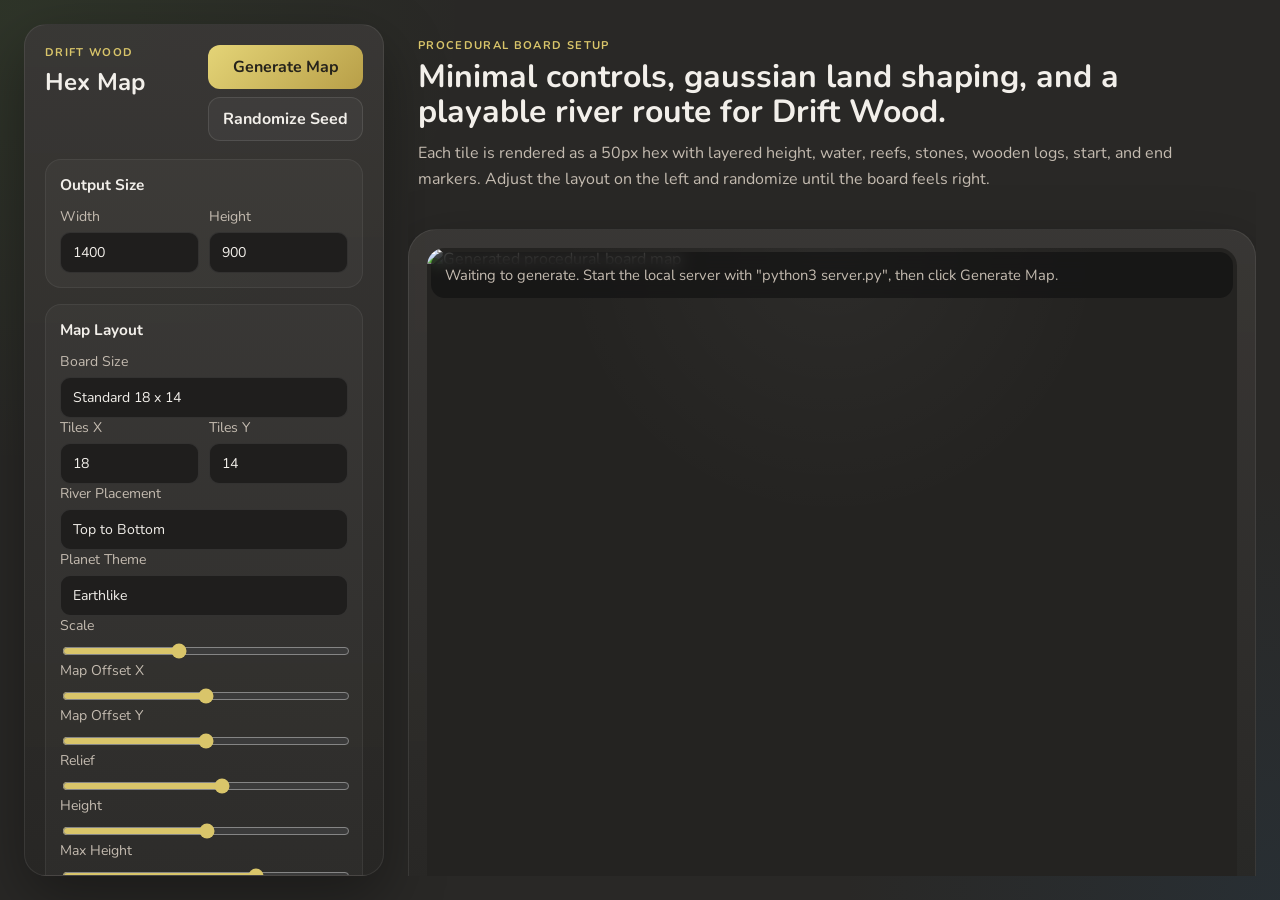
<file: index.html>
<!DOCTYPE html>
<html lang="en">
<head>
  <meta charset="UTF-8">
  <meta name="viewport" content="width=device-width, initial-scale=1.0">
  <title>Drift Wood Map Generator</title>
  <link rel="preconnect" href="https://fonts.googleapis.com">
  <link rel="preconnect" href="https://fonts.gstatic.com" crossorigin>
  <link href="https://fonts.googleapis.com/css2?family=Nunito:wght@400;600;700&display=swap" rel="stylesheet">
  <link rel="stylesheet" href="style.css">
</head>
<body>
  <div class="app-shell">
    <aside class="control-panel">
      <div class="panel-header">
        <div>
          <p class="eyebrow">Drift Wood</p>
          <h1>Hex Map</h1>
        </div>
        <div class="action-stack">
          <button id="generateBtn" class="primary-btn" type="button">Generate Map</button>
          <button id="randomizeBtn" class="secondary-btn" type="button">Randomize Seed</button>
        </div>
      </div>

      <section class="control-group">
        <h2>Output Size</h2>
        <div class="field-grid two">
          <label>
            <span>Width</span>
            <input id="outputWidth" type="number" min="640" max="4096" step="32" value="1400">
          </label>
          <label>
            <span>Height</span>
            <input id="outputHeight" type="number" min="480" max="4096" step="32" value="900">
          </label>
        </div>
      </section>

      <section class="control-group">
        <h2>Map Layout</h2>
        <label>
          <span>Board Size</span>
          <select id="boardSizePreset">
            <option value="18x14" selected>Standard 18 x 14</option>
            <option value="12x10">Small 12 x 10</option>
            <option value="16x12">Medium 16 x 12</option>
            <option value="20x16">Large 20 x 16</option>
            <option value="24x18">Epic 24 x 18</option>
            <option value="custom">Custom</option>
          </select>
        </label>
        <div class="field-grid two">
          <label>
            <span>Tiles X</span>
            <input id="tilesX" type="number" min="8" max="40" value="18">
          </label>
          <label>
            <span>Tiles Y</span>
            <input id="tilesY" type="number" min="8" max="40" value="14">
          </label>
        </div>
        <label>
          <span>River Placement</span>
          <select id="riverPlacement">
            <option value="top_to_bottom">Top to Bottom</option>
            <option value="bottom_to_top">Bottom to Top</option>
            <option value="left_to_right">Left to Right</option>
            <option value="left_to_top_curve">Left to Top Curve</option>
            <option value="middle_pond">Middle Pond</option>
            <option value="lake">Lake</option>
            <option value="land_around_river">Land Around River</option>
          </select>
        </label>
        <label>
          <span>Planet Theme</span>
          <select id="planetTheme">
            <option value="earth" selected>Earthlike</option>
            <option value="desert">Desert</option>
            <option value="frozen">Frozen</option>
            <option value="volcanic">Volcanic</option>
            <option value="alien">Alien</option>
          </select>
        </label>
        <label>
          <span>Scale</span>
          <input id="scale" type="range" min="0.7" max="1.45" step="0.01" value="1">
        </label>
        <label>
          <span>Map Offset X</span>
          <input id="offsetX" type="range" min="-1" max="1" step="0.01" value="0">
        </label>
        <label>
          <span>Map Offset Y</span>
          <input id="offsetY" type="range" min="-1" max="1" step="0.01" value="0">
        </label>
        <label>
          <span>Relief</span>
          <input id="relief" type="range" min="0" max="1" step="0.01" value="0.56">
        </label>
        <label>
          <span>Height</span>
          <input id="height" type="range" min="0.15" max="1.2" step="0.01" value="0.68">
        </label>
        <label>
          <span>Max Height</span>
          <input id="maxHeight" type="range" min="0.35" max="1.3" step="0.01" value="1">
        </label>
        <label>
          <span>Min Height</span>
          <input id="minHeight" type="range" min="0" max="0.6" step="0.01" value="0.08">
        </label>
      </section>

      <section class="control-group">
        <h2>Terrain Counts</h2>
        <label>
          <span>Terrain Mix</span>
          <select id="terrainPreset">
            <option value="balanced" selected>Balanced Board</option>
            <option value="riverlands">Riverlands</option>
            <option value="archipelago">Archipelago</option>
            <option value="highlands">Highlands</option>
            <option value="woodlands">Woodlands</option>
            <option value="custom">Custom Counts</option>
          </select>
        </label>
        <div class="field-grid two">
          <label>
            <span>Water</span>
            <input id="countWater" type="number" min="0" max="1600" value="54">
          </label>
          <label>
            <span>Sand</span>
            <input id="countSand" type="number" min="0" max="1600" value="32">
          </label>
          <label>
            <span>Plain</span>
            <input id="countPlain" type="number" min="0" max="1600" value="78">
          </label>
          <label>
            <span>Forest</span>
            <input id="countForest" type="number" min="0" max="1600" value="42">
          </label>
          <label>
            <span>Stone Ground</span>
            <input id="countStone" type="number" min="0" max="1600" value="28">
          </label>
          <label>
            <span>Stone Mountain</span>
            <input id="countMountain" type="number" min="0" max="1600" value="18">
          </label>
        </div>
        <p id="countSummary" class="count-summary">Terrain total 252 / 252 tiles</p>
        <p class="control-hint">Pick a terrain mix for quick setup, or switch to Custom Counts and tune each tile type manually.</p>
      </section>

      <section class="control-group">
        <h2>Map Features</h2>
        <div class="toggle-list">
          <label><span>Village</span><input id="featureVillage" type="checkbox" checked></label>
          <label><span>Forest</span><input id="featureForest" type="checkbox" checked></label>
          <label><span>Reefs</span><input id="featureReefs" type="checkbox" checked></label>
          <label><span>Boar</span><input id="featureBoar" type="checkbox"></label>
          <label><span>Frozen Water</span><input id="featureFrozenWater" type="checkbox"></label>
          <label><span>Mountain Erosion</span><input id="featureMountainErosion" type="checkbox"></label>
        </div>
      </section>

      <section class="control-group">
        <h2>Layers</h2>
        <div class="color-grid">
          <label><span>Sand</span><input id="colorSand" type="color" value="#dfca72"></label>
          <label><span>Plain</span><input id="colorPlain" type="color" value="#6fca49"></label>
          <label><span>Forest</span><input id="colorForest" type="color" value="#399326"></label>
          <label><span>Deep Forest</span><input id="colorDeepForest" type="color" value="#214f17"></label>
          <label><span>Mountain Stone</span><input id="colorStone" type="color" value="#718176"></label>
          <label><span>Mountain Rock</span><input id="colorRock" type="color" value="#a5b3af"></label>
        </div>
      </section>

      <section class="control-group">
        <h2>Water</h2>
        <div class="color-grid">
          <label><span>Deep Water</span><input id="colorDeepWater" type="color" value="#235f95"></label>
          <label><span>Foam</span><input id="colorFoam" type="color" value="#cdeef7"></label>
        </div>
        <label>
          <span>Water Aspect</span>
          <input id="waterAspect" type="range" min="0.5" max="1" step="0.01" value="0.76">
        </label>
      </section>

      <section class="control-group">
        <h2>Reefs</h2>
        <label>
          <span>Amount</span>
          <input id="reefAmount" type="range" min="0" max="1" step="0.01" value="0.44">
        </label>
        <label>
          <span>Size</span>
          <input id="reefSize" type="range" min="0.2" max="1" step="0.01" value="0.48">
        </label>
      </section>
    </aside>

    <main class="preview-panel">
      <div class="preview-sticky">
        <div class="hero-copy">
          <p class="eyebrow">Procedural Board Setup</p>
          <h2>Minimal controls, gaussian land shaping, and a playable river route for Drift Wood.</h2>
          <p>
            Each tile is rendered as a 50px hex with layered height, water, reefs, stones, wooden logs,
            start, and end markers. Adjust the layout on the left and randomize until the board feels right.
          </p>
        </div>

        <div class="canvas-frame">
          <div class="preview-status" id="previewStatus">Waiting to generate. Start the local server with <code>python3 server.py</code>.</div>
          <img id="mapImage" alt="Generated procedural board map">
        </div>
      </div>
    </main>
  </div>

  <script type="module" src="app.js"></script>
</body>
</html>
</file>
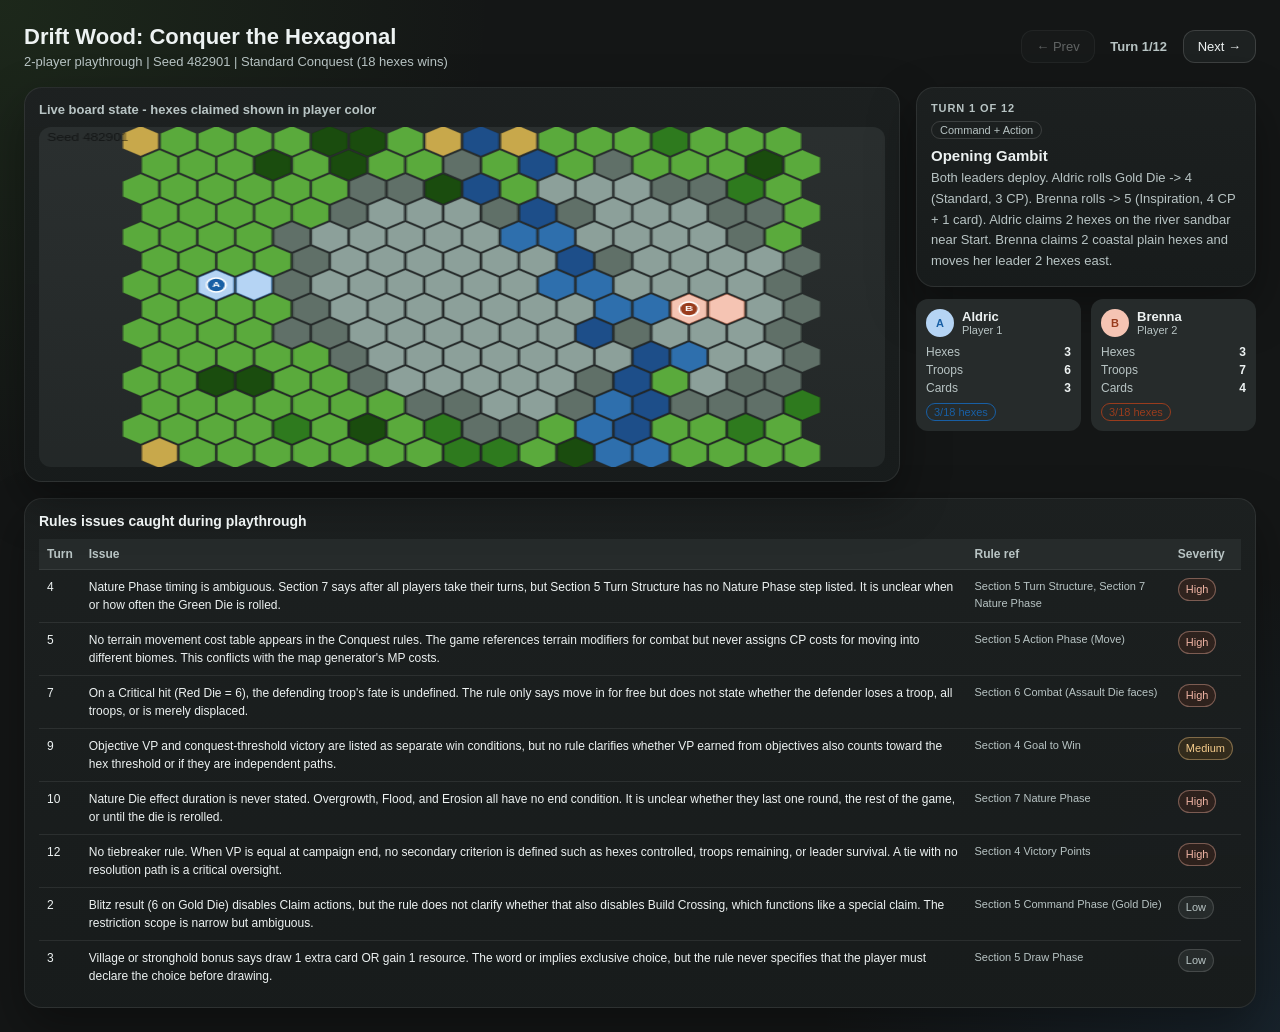
<file: drift_wood_conquest_playthrough.html>
<!DOCTYPE html>
<html lang="en">
<head>
  <meta charset="UTF-8">
  <meta name="viewport" content="width=device-width, initial-scale=1.0">
  <title>Drift Wood Conquest Playthrough</title>
  <style>
    :root {
      --font-sans: "Segoe UI", Tahoma, Geneva, Verdana, sans-serif;
      --color-background-page: #141616;
      --color-background-primary: #1d2121;
      --color-background-secondary: #262b2b;
      --color-background-warning: rgba(186, 117, 23, 0.16);
      --color-background-info: rgba(24, 95, 165, 0.16);
      --color-background-danger: rgba(153, 60, 29, 0.16);
      --color-text-primary: #edf2f2;
      --color-text-secondary: #b8c4c4;
      --color-text-warning: #f4cb8b;
      --color-text-info: #a7d3ff;
      --color-text-danger: #f0b4a4;
      --color-border-secondary: rgba(255, 255, 255, 0.14);
      --color-border-tertiary: rgba(255, 255, 255, 0.08);
      --color-border-warning: rgba(244, 203, 139, 0.4);
      --color-border-danger: rgba(240, 180, 164, 0.4);
      --border-radius-md: 12px;
      --border-radius-lg: 18px;
      --shadow: 0 20px 48px rgba(0, 0, 0, 0.35);
    }

    * { box-sizing: border-box; margin: 0; padding: 0; }
    body {
      font-family: var(--font-sans);
      background:
        radial-gradient(circle at top left, rgba(90, 170, 60, 0.12), transparent 30%),
        radial-gradient(circle at bottom right, rgba(46, 111, 173, 0.14), transparent 28%),
        var(--color-background-page);
      color: var(--color-text-primary);
      min-height: 100vh;
      padding: 24px;
    }
    .sr-only {
      position: absolute;
      width: 1px;
      height: 1px;
      padding: 0;
      margin: -1px;
      overflow: hidden;
      clip: rect(0, 0, 0, 0);
      white-space: nowrap;
      border: 0;
    }
    .wrap {
      max-width: 1240px;
      margin: 0 auto;
      color: var(--color-text-primary);
    }
    .top-bar {
      display: flex;
      align-items: center;
      justify-content: space-between;
      flex-wrap: wrap;
      gap: 12px;
      margin-bottom: 18px;
    }
    .title {
      font-size: 22px;
      font-weight: 700;
      margin-bottom: 4px;
    }
    .sub {
      font-size: 13px;
      color: var(--color-text-secondary);
    }
    .nav {
      display: flex;
      align-items: center;
      gap: 8px;
    }
    .nav button {
      padding: 8px 14px;
      font-size: 13px;
      border: 1px solid var(--color-border-secondary);
      border-radius: var(--border-radius-md);
      background: var(--color-background-primary);
      color: var(--color-text-primary);
      cursor: pointer;
    }
    .nav button:hover { background: var(--color-background-secondary); }
    .nav button:disabled { opacity: 0.35; cursor: default; }
    .turn-badge {
      font-size: 13px;
      font-weight: 600;
      color: var(--color-text-secondary);
      min-width: 72px;
      text-align: center;
    }
    .board-wrap {
      display: grid;
      grid-template-columns: minmax(0, 1fr) 340px;
      gap: 16px;
    }
    .map-card,
    .event-card,
    .bugs-section {
      background: linear-gradient(180deg, rgba(29, 33, 33, 0.96), rgba(24, 28, 28, 0.98));
      border: 1px solid var(--color-border-tertiary);
      border-radius: var(--border-radius-lg);
      box-shadow: var(--shadow);
    }
    .map-card,
    .event-card,
    .bugs-section {
      padding: 14px;
    }
    .map-title {
      font-size: 13px;
      font-weight: 600;
      color: var(--color-text-secondary);
      margin-bottom: 10px;
    }
    canvas#hexmap {
      display: block;
      width: 100%;
      height: 340px;
      border-radius: var(--border-radius-md);
      background:
        linear-gradient(180deg, rgba(255, 255, 255, 0.02), rgba(0, 0, 0, 0.08)),
        var(--color-background-secondary);
    }
    .side {
      display: flex;
      flex-direction: column;
      gap: 12px;
    }
    .ec-label {
      font-size: 11px;
      font-weight: 700;
      text-transform: uppercase;
      letter-spacing: 0.08em;
      color: var(--color-text-secondary);
      margin-bottom: 6px;
    }
    .ec-title {
      font-size: 15px;
      font-weight: 700;
      margin-bottom: 4px;
    }
    .ec-body {
      font-size: 13px;
      color: var(--color-text-secondary);
      line-height: 1.6;
    }
    .players {
      display: grid;
      grid-template-columns: 1fr 1fr;
      gap: 10px;
    }
    .player-card {
      background: var(--color-background-secondary);
      border-radius: var(--border-radius-md);
      padding: 10px;
    }
    .pc-header {
      display: flex;
      align-items: center;
      gap: 8px;
      margin-bottom: 8px;
    }
    .avatar {
      width: 28px;
      height: 28px;
      border-radius: 50%;
      display: flex;
      align-items: center;
      justify-content: center;
      font-size: 11px;
      font-weight: 700;
      flex-shrink: 0;
    }
    .pc-name {
      font-size: 13px;
      font-weight: 700;
    }
    .pc-role {
      font-size: 11px;
      color: var(--color-text-secondary);
    }
    .stat-row {
      display: flex;
      justify-content: space-between;
      font-size: 12px;
      color: var(--color-text-secondary);
      margin-top: 4px;
    }
    .stat-val {
      font-weight: 700;
      color: var(--color-text-primary);
    }
    .pills {
      display: flex;
      flex-wrap: wrap;
      gap: 4px;
      margin-top: 8px;
    }
    .pill {
      font-size: 11px;
      padding: 2px 7px;
      border-radius: 99px;
      border: 1px solid var(--color-border-secondary);
    }
    .phase-tag {
      display: inline-block;
      font-size: 11px;
      padding: 2px 8px;
      border-radius: 99px;
      border: 1px solid var(--color-border-secondary);
      color: var(--color-text-secondary);
      margin-bottom: 8px;
    }
    .alert {
      font-size: 12px;
      padding: 8px 10px;
      border-radius: var(--border-radius-md);
      border-left: 3px solid;
      margin-top: 10px;
      line-height: 1.5;
    }
    .alert.warn {
      border-color: #ba7517;
      background: var(--color-background-warning);
      color: var(--color-text-warning);
    }
    .alert.info {
      border-color: #185fa5;
      background: var(--color-background-info);
      color: var(--color-text-info);
    }
    .bugs-section { margin-top: 16px; }
    .bs-title {
      font-size: 14px;
      font-weight: 700;
      margin-bottom: 10px;
    }
    table.bugs {
      width: 100%;
      border-collapse: collapse;
      font-size: 12px;
    }
    table.bugs th {
      text-align: left;
      padding: 8px;
      font-weight: 700;
      background: var(--color-background-secondary);
      color: var(--color-text-secondary);
      border-bottom: 1px solid var(--color-border-tertiary);
    }
    table.bugs td {
      padding: 8px;
      border-bottom: 1px solid var(--color-border-tertiary);
      color: var(--color-text-primary);
      vertical-align: top;
      line-height: 1.5;
    }
    table.bugs tr:last-child td { border-bottom: none; }
    .sev {
      display: inline-block;
      font-size: 11px;
      padding: 2px 7px;
      border-radius: 99px;
    }
    .sev.hi {
      background: var(--color-background-danger);
      color: var(--color-text-danger);
      border: 1px solid var(--color-border-danger);
    }
    .sev.md {
      background: var(--color-background-warning);
      color: var(--color-text-warning);
      border: 1px solid var(--color-border-warning);
    }
    .sev.lo {
      background: var(--color-background-secondary);
      color: var(--color-text-secondary);
      border: 1px solid var(--color-border-secondary);
    }
    @media (max-width: 900px) {
      .board-wrap { grid-template-columns: 1fr; }
    }
    @media (max-width: 720px) {
      body { padding: 14px; }
      .players { grid-template-columns: 1fr; }
      .top-bar { align-items: flex-start; }
    }
  </style>
</head>
<body>
  <div class="wrap">
    <h2 class="sr-only">Drift Wood Conquest two-player playthrough with rules audit</h2>

    <div class="top-bar">
      <div>
        <div class="title">Drift Wood: Conquer the Hexagonal</div>
        <div class="sub">2-player playthrough | Seed 482901 | Standard Conquest (18 hexes wins)</div>
      </div>
      <div class="nav">
        <button id="btn-prev" disabled>&larr; Prev</button>
        <span class="turn-badge" id="turn-lbl">Turn 1/12</span>
        <button id="btn-next">Next &rarr;</button>
      </div>
    </div>

    <div class="board-wrap">
      <div class="map-card">
        <div class="map-title">Live board state - hexes claimed shown in player color</div>
        <canvas id="hexmap" width="620" height="340"></canvas>
      </div>
      <div class="side">
        <div class="event-card" id="ec"></div>
        <div class="players" id="players"></div>
      </div>
    </div>

    <div class="bugs-section">
      <div class="bs-title">Rules issues caught during playthrough</div>
      <table class="bugs">
        <thead>
          <tr>
            <th>Turn</th>
            <th>Issue</th>
            <th>Rule ref</th>
            <th>Severity</th>
          </tr>
        </thead>
        <tbody id="bug-tbody"></tbody>
      </table>
    </div>
  </div>

  <script>
    const COLS = 18;
    const ROWS = 14;
    const HEX_R = 16;
    const HW = Math.sqrt(3) * HEX_R;
    const HV = HEX_R * 1.5;

    const BIOMES = {
      deep_water: { col: "#1d4e89" },
      water: { col: "#2e6fad" },
      sand: { col: "#c8a84b" },
      plain: { col: "#5aaa3c" },
      forest: { col: "#2e7a1e" },
      deep_forest: { col: "#1a4c0e" },
      stone: { col: "#607068" },
      rock: { col: "#8ca09a" }
    };

    function seededRand(seed) {
      let s = seed % 2147483647;
      return function () {
        s = (s * 16807) % 2147483647;
        return (s - 1) / 2147483646;
      };
    }

    function buildMap(seed) {
      const rng = seededRand(seed);
      const tiles = [];
      const blobs = Array.from({ length: 7 }, () => ({
        x: 0.18 + rng() * 0.64,
        y: 0.14 + rng() * 0.72,
        sigma: 0.10 + rng() * 0.20,
        amp: 0.45 + rng() * 0.75
      }));
      const riverAnchors = [];
      let rc = 0.18 + rng() * 0.64;

      for (let r = 0; r < ROWS; r++) {
        rc += (rng() - 0.5) * 0.18;
        rc = Math.max(0.2, Math.min(0.8, rc));
        riverAnchors.push(rc);
      }

      for (let row = 0; row < ROWS; row++) {
        for (let col = 0; col < COLS; col++) {
          const nx = col / (COLS - 1);
          const ny = row / (ROWS - 1);
          let island = 0;

          for (const b of blobs) {
            const dx = nx - b.x;
            const dy = ny - b.y;
            island += b.amp * Math.exp(-(dx * dx + dy * dy) / (2 * b.sigma * b.sigma));
          }

          island = Math.min(1, island / 2.8);
          const edge = 1 - Math.min(1, Math.hypot(nx - 0.5, ny - 0.5) / 0.78) ** 1.6;
          const riverDist = Math.abs(nx - riverAnchors[row]);
          const riverStr = Math.max(0, 1 - riverDist / 0.12);
          const elev = Math.min(1, Math.max(-0.2, island * 0.75 + edge * 0.68 - riverStr * 0.88));

          let biome = "plain";
          if (elev < 0.02 || riverStr > 0.58) {
            biome = elev < -0.08 || riverStr > 0.80 ? "deep_water" : "water";
          } else if (elev < 0.16) {
            biome = "sand";
          } else if (elev > 0.90) {
            biome = "rock";
          } else if (elev > 0.72) {
            biome = "stone";
          } else {
            const m = rng();
            if (m > 0.76 && elev > 0.38) biome = m > 0.88 ? "deep_forest" : "forest";
          }

          tiles.push({ col, row, biome, elev, riverStr, owner: -1 });
        }
      }

      return tiles;
    }

    function hexCenter(col, row, ox, oy) {
      const x = ox + col * HW + (row % 2) * (HW * 0.5) + HW * 0.75;
      const y = oy + row * HV + HEX_R;
      return [x, y];
    }

    function drawHex(ctx, cx, cy, r, fill, stroke) {
      ctx.beginPath();
      for (let i = 0; i < 6; i++) {
        const a = Math.PI / 180 * (60 * i - 30);
        const px = cx + r * Math.cos(a);
        const py = cy + r * Math.sin(a);
        if (i === 0) ctx.moveTo(px, py);
        else ctx.lineTo(px, py);
      }
      ctx.closePath();
      ctx.fillStyle = fill;
      ctx.fill();
      ctx.strokeStyle = stroke || "rgba(0,0,0,0.18)";
      ctx.lineWidth = 0.5;
      ctx.stroke();
    }

    const P_COLORS = [["#185FA5", "#B5D4F4"], ["#993C1D", "#F5C4B3"]];
    const P_NAMES = ["Aldric", "Brenna"];
    const P_AVATARS = ["A", "B"];

    const turns = [
      {
        label: "Opening Gambit",
        phase: "Command + Action",
        desc: "Both leaders deploy. Aldric rolls Gold Die -> 4 (Standard, 3 CP). Brenna rolls -> 5 (Inspiration, 4 CP + 1 card). Aldric claims 2 hexes on the river sandbar near Start. Brenna claims 2 coastal plain hexes and moves her leader 2 hexes east.",
        p: [
          { hexes: 3, troops: 6, cp: 3, cards: 3, leader: [2, 6], claimed: [{ c: 2, r: 6 }, { c: 3, r: 6 }] },
          { hexes: 3, troops: 7, cp: 4, cards: 4, leader: [14, 7], claimed: [{ c: 14, r: 7 }, { c: 15, r: 7 }] }
        ],
        flag: null
      },
      {
        label: "First Strike",
        phase: "Action + Combat",
        desc: "Aldric rolls 4 CP. Moves toward central forest. Brenna rolls 6 (Blitz, 5 CP - Claim disabled). Brenna attacks Aldric's river hex: Red Die -> 3, Defender 1d6 -> 4. Forest +1 Defense. Tie -> Defender wins. Attack fails.",
        p: [
          { hexes: 3, troops: 6, cp: 4, cards: 3, leader: [4, 6], claimed: [{ c: 2, r: 6 }, { c: 3, r: 6 }, { c: 4, r: 6 }] },
          { hexes: 4, troops: 7, cp: 5, cards: 5, leader: [13, 7], claimed: [{ c: 14, r: 7 }, { c: 15, r: 7 }, { c: 13, r: 7 }, { c: 15, r: 8 }] }
        ],
        flag: { type: "warn", msg: "Blitz (6) disables Claim actions - Brenna correctly abstained from claiming this turn. Rule followed." }
      },
      {
        label: "River Crossing",
        phase: "Build + Move",
        desc: "Aldric spends 1 CP + 1 Resource to Build Crossing on a log tile, securing river passage. Brenna fortifies: Bulwark Die -> High Ground on her coastal hex. Brenna draws 1 card for controlling a village-adjacent zone.",
        p: [
          { hexes: 4, troops: 6, cp: 3, cards: 3, leader: [5, 7], claimed: [{ c: 2, r: 6 }, { c: 3, r: 6 }, { c: 4, r: 6 }, { c: 5, r: 7 }] },
          { hexes: 5, troops: 7, cp: 3, cards: 6, leader: [12, 7], claimed: [{ c: 14, r: 7 }, { c: 15, r: 7 }, { c: 13, r: 7 }, { c: 15, r: 8 }, { c: 12, r: 8 }] }
        ],
        flag: { type: "info", msg: "Rulebook grants +1 card OR +1 resource for controlling a village - not both. Brenna took only the card draw." }
      },
      {
        label: "Nature Phase: Overgrowth",
        phase: "Nature Die",
        desc: "Green Nature Die rolled after all players -> result: Overgrowth. Forest Defense increases to +2 for the rest of this round. Aldric is deep in forest territory, so this boosts his defense significantly.",
        p: [
          { hexes: 4, troops: 6, cp: 3, cards: 3, leader: [5, 7], claimed: [{ c: 2, r: 6 }, { c: 3, r: 6 }, { c: 4, r: 6 }, { c: 5, r: 7 }] },
          { hexes: 5, troops: 7, cp: 3, cards: 6, leader: [12, 7], claimed: [{ c: 14, r: 7 }, { c: 15, r: 7 }, { c: 13, r: 7 }, { c: 15, r: 8 }, { c: 12, r: 8 }] }
        ],
        flag: { type: "warn", msg: "Bug found: the rulebook says Nature Phase triggers once after all players take their turns (Section 7). But Section 5 Turn Structure lists no Nature Phase step. The rules never clarify who rolls the Nature Die or when exactly. Ambiguity: is it per-round or per-turn?" }
      },
      {
        label: "Mountain Push",
        phase: "Action + Claim",
        desc: "Aldric rolls 3 CP. Pushes into stone hex - costs 3 CP to enter, so all CP are spent on movement. No claim possible. Brenna rolls Inspiration (4 CP + 1 card). Claims 3 new hexes expanding her eastern territory.",
        p: [
          { hexes: 4, troops: 6, cp: 0, cards: 3, leader: [5, 6], claimed: [{ c: 2, r: 6 }, { c: 3, r: 6 }, { c: 4, r: 6 }, { c: 5, r: 7 }] },
          { hexes: 8, troops: 7, cp: 1, cards: 7, leader: [11, 7], claimed: [{ c: 14, r: 7 }, { c: 15, r: 7 }, { c: 13, r: 7 }, { c: 15, r: 8 }, { c: 12, r: 8 }, { c: 11, r: 8 }, { c: 10, r: 7 }, { c: 10, r: 8 }] }
        ],
        flag: { type: "warn", msg: "Bug: Move action states move a unit up to 2 hexes (1 CP). Stone entry costs 3 MP in Drift Wood. The Conquest rulebook uses CP, not MP, but never defines a CP cost-per-terrain table. Terrain movement cost system is undefined for Conquest mode. Drift Wood costs were used as a proxy." }
      },
      {
        label: "Recruit and Fortify",
        phase: "Recruit + Fortify",
        desc: "Aldric retreats to village, recruits 1 troop, and fortifies. Bulwark Die -> Barricade (+1 next defense roll). Brenna recruits at her starting zone and claims 1 more hex, reaching 9 hexes.",
        p: [
          { hexes: 5, troops: 7, cp: 3, cards: 4, leader: [3, 7], claimed: [{ c: 2, r: 6 }, { c: 3, r: 6 }, { c: 4, r: 6 }, { c: 5, r: 7 }, { c: 3, r: 7 }] },
          { hexes: 9, troops: 8, cp: 2, cards: 7, leader: [10, 7], claimed: [{ c: 14, r: 7 }, { c: 15, r: 7 }, { c: 13, r: 7 }, { c: 15, r: 8 }, { c: 12, r: 8 }, { c: 11, r: 8 }, { c: 10, r: 7 }, { c: 10, r: 8 }, { c: 9, r: 7 }] }
        ],
        flag: null
      },
      {
        label: "Tactic Card: Flanking",
        phase: "Card Play",
        desc: "Aldric plays Tactic Card Flanking Strike (bonus to assault if attacking from 2 sides). Launches a coordinated attack on Brenna's western hex at col 9. Red Die -> 6 (Critical). Hex cleared, Aldric moves in for free.",
        p: [
          { hexes: 6, troops: 7, cp: 2, cards: 3, leader: [9, 7], claimed: [{ c: 2, r: 6 }, { c: 3, r: 6 }, { c: 4, r: 6 }, { c: 5, r: 7 }, { c: 3, r: 7 }, { c: 9, r: 7 }] },
          { hexes: 8, troops: 8, cp: 3, cards: 7, leader: [10, 7], claimed: [{ c: 14, r: 7 }, { c: 15, r: 7 }, { c: 13, r: 7 }, { c: 15, r: 8 }, { c: 12, r: 8 }, { c: 11, r: 8 }, { c: 10, r: 7 }, { c: 10, r: 8 }] }
        ],
        flag: { type: "warn", msg: "Bug: On a Critical hit (6), the rulebook says instantly clears hex; move in for free. It does not specify what happens to the defending troop - is it destroyed, returned to supply, or lost permanently? Troop fate on Critical is undefined." }
      },
      {
        label: "Counter-Spike Trap",
        phase: "Fortify + Combat",
        desc: "Brenna fortifies her central hex: Bulwark Die -> Counter-Spikes. If attacked, the attacker loses 1 troop. Aldric presses the attack anyway. Red Die -> 2. Defender 1d6 -> 5. Brenna wins, Aldric loses 1 troop and 1 extra from Counter-Spikes.",
        p: [
          { hexes: 6, troops: 5, cp: 1, cards: 3, leader: [9, 7], claimed: [{ c: 2, r: 6 }, { c: 3, r: 6 }, { c: 4, r: 6 }, { c: 5, r: 7 }, { c: 3, r: 7 }, { c: 9, r: 7 }] },
          { hexes: 8, troops: 8, cp: 3, cards: 8, leader: [10, 7], claimed: [{ c: 14, r: 7 }, { c: 15, r: 7 }, { c: 13, r: 7 }, { c: 15, r: 8 }, { c: 12, r: 8 }, { c: 11, r: 8 }, { c: 10, r: 7 }, { c: 10, r: 8 }] }
        ],
        flag: { type: "info", msg: "Counter-Spikes correctly applied: attacker lost 1 troop on failed attack." }
      },
      {
        label: "Objective Completion",
        phase: "End Phase",
        desc: "End Phase check: Brenna reveals Secret Objective - Control 3 Forest hexes. She has 2, so it is not complete. Aldric's objective is to control a hex on both sides of the river. Achieved. Aldric gains 2 VP.",
        p: [
          { hexes: 6, troops: 5, cp: 2, cards: 3, leader: [9, 7], vp: 2, claimed: [{ c: 2, r: 6 }, { c: 3, r: 6 }, { c: 4, r: 6 }, { c: 5, r: 7 }, { c: 3, r: 7 }, { c: 9, r: 7 }] },
          { hexes: 8, troops: 8, cp: 3, cards: 8, vp: 0, leader: [10, 7], claimed: [{ c: 14, r: 7 }, { c: 15, r: 7 }, { c: 13, r: 7 }, { c: 15, r: 8 }, { c: 12, r: 8 }, { c: 11, r: 8 }, { c: 10, r: 7 }, { c: 10, r: 8 }] }
        ],
        flag: { type: "warn", msg: "Bug: Objectives grant 2 VP each. The rulebook says win by completing 3 objectives, but never states whether objective VP also counts toward the conquest threshold. VP and threshold conditions are treated as separate win conditions with no cross-compatibility rule." }
      },
      {
        label: "Mid-Game Surge",
        phase: "Command + Claim",
        desc: "Brenna rolls Blitz (6, 5 CP, Claim disabled again). She spends all CP on moves and combat instead. Attacks Aldric's forest hex: Red Die -> 5 vs Aldric's 1d6 -> 3. Forest +2 (Overgrowth still active?). 5 vs 5 -> tie, so Defender wins.",
        p: [
          { hexes: 7, troops: 5, cp: 2, cards: 4, leader: [8, 7], claimed: [{ c: 2, r: 6 }, { c: 3, r: 6 }, { c: 4, r: 6 }, { c: 5, r: 7 }, { c: 3, r: 7 }, { c: 9, r: 7 }, { c: 8, r: 7 }] },
          { hexes: 8, troops: 8, cp: 0, cards: 8, leader: [11, 7], claimed: [{ c: 14, r: 7 }, { c: 15, r: 7 }, { c: 13, r: 7 }, { c: 15, r: 8 }, { c: 12, r: 8 }, { c: 11, r: 8 }, { c: 10, r: 7 }, { c: 10, r: 8 }] }
        ],
        flag: { type: "warn", msg: "Bug: Overgrowth (Forest +2 Defense) was triggered by the Nature Die in Turn 4. The rulebook never states how long Nature Die effects last. Effect duration is unspecified." }
      },
      {
        label: "Final Push - Brenna Expands",
        phase: "Claim Blitz",
        desc: "Brenna rolls Standard (3 CP). Claims 2 more hexes, pushing to 10. Aldric claims 2, reaching 9. Conquest threshold is 18, so both players are about halfway there. No winner yet.",
        p: [
          { hexes: 9, troops: 5, cp: 1, cards: 4, leader: [7, 7], claimed: [{ c: 2, r: 6 }, { c: 3, r: 6 }, { c: 4, r: 6 }, { c: 5, r: 7 }, { c: 3, r: 7 }, { c: 9, r: 7 }, { c: 8, r: 7 }, { c: 7, r: 7 }, { c: 6, r: 7 }] },
          { hexes: 10, troops: 8, cp: 1, cards: 9, leader: [11, 7], claimed: [{ c: 14, r: 7 }, { c: 15, r: 7 }, { c: 13, r: 7 }, { c: 15, r: 8 }, { c: 12, r: 8 }, { c: 11, r: 8 }, { c: 10, r: 7 }, { c: 10, r: 8 }, { c: 11, r: 9 }, { c: 12, r: 9 }] }
        ],
        flag: null
      },
      {
        label: "Round Limit Reached - VP Tally",
        phase: "End Game",
        desc: "Both players agree to invoke the 6-round Campaign Control limit. Final VP calculation: Aldric 9 + 2 objective VP = 11. Brenna 10 + 0 objective VP + 1 bonus chain = 11. Tied. The rulebook does not specify a tiebreaker, so a draw is declared.",
        p: [
          { hexes: 9, troops: 5, cp: 0, cards: 4, vp: 11, leader: [7, 7], claimed: [{ c: 2, r: 6 }, { c: 3, r: 6 }, { c: 4, r: 6 }, { c: 5, r: 7 }, { c: 3, r: 7 }, { c: 9, r: 7 }, { c: 8, r: 7 }, { c: 7, r: 7 }, { c: 6, r: 7 }] },
          { hexes: 10, troops: 8, cp: 0, cards: 9, vp: 11, leader: [11, 7], claimed: [{ c: 14, r: 7 }, { c: 15, r: 7 }, { c: 13, r: 7 }, { c: 15, r: 8 }, { c: 12, r: 8 }, { c: 11, r: 8 }, { c: 10, r: 7 }, { c: 10, r: 8 }, { c: 11, r: 9 }, { c: 12, r: 9 }] }
        ],
        flag: { type: "warn", msg: "Bug: No tiebreaker rule exists in the rulebook. With identical VP, there is no defined second criterion such as most hexes or most troops. The game ends in a draw with no resolution path." }
      }
    ];

    const bugs = [
      { turn: 4, issue: "Nature Phase timing is ambiguous. Section 7 says after all players take their turns, but Section 5 Turn Structure has no Nature Phase step listed. It is unclear when or how often the Green Die is rolled.", rule: "Section 5 Turn Structure, Section 7 Nature Phase", sev: "hi" },
      { turn: 5, issue: "No terrain movement cost table appears in the Conquest rules. The game references terrain modifiers for combat but never assigns CP costs for moving into different biomes. This conflicts with the map generator's MP costs.", rule: "Section 5 Action Phase (Move)", sev: "hi" },
      { turn: 7, issue: "On a Critical hit (Red Die = 6), the defending troop's fate is undefined. The rule only says move in for free but does not state whether the defender loses a troop, all troops, or is merely displaced.", rule: "Section 6 Combat (Assault Die faces)", sev: "hi" },
      { turn: 9, issue: "Objective VP and conquest-threshold victory are listed as separate win conditions, but no rule clarifies whether VP earned from objectives also counts toward the hex threshold or if they are independent paths.", rule: "Section 4 Goal to Win", sev: "md" },
      { turn: 10, issue: "Nature Die effect duration is never stated. Overgrowth, Flood, and Erosion all have no end condition. It is unclear whether they last one round, the rest of the game, or until the die is rerolled.", rule: "Section 7 Nature Phase", sev: "hi" },
      { turn: 12, issue: "No tiebreaker rule. When VP is equal at campaign end, no secondary criterion is defined such as hexes controlled, troops remaining, or leader survival. A tie with no resolution path is a critical oversight.", rule: "Section 4 Victory Points", sev: "hi" },
      { turn: 2, issue: "Blitz result (6 on Gold Die) disables Claim actions, but the rule does not clarify whether that also disables Build Crossing, which functions like a special claim. The restriction scope is narrow but ambiguous.", rule: "Section 5 Command Phase (Gold Die)", sev: "lo" },
      { turn: 3, issue: "Village or stronghold bonus says draw 1 extra card OR gain 1 resource. The word or implies exclusive choice, but the rule never specifies that the player must declare the choice before drawing.", rule: "Section 5 Draw Phase", sev: "lo" }
    ];

    const tiles = buildMap(482901);

    function getOX(cw) {
      return cw * 0.5 - (COLS - 1) * HW * 0.5 - HW * 0.75;
    }

    function getOY(ch) {
      return ch * 0.5 - (ROWS - 1) * HV * 0.5 - HEX_R;
    }

    function renderMap(turnIdx) {
      const canvas = document.getElementById("hexmap");
      const ctx = canvas.getContext("2d");
      const W = canvas.width;
      const H = canvas.height;
      ctx.clearRect(0, 0, W, H);

      const ox = getOX(W);
      const oy = getOY(H);
      const t = turns[turnIdx];
      const claimedMap = {};

      if (t.p[0].claimed) {
        for (const h of t.p[0].claimed) claimedMap[h.c + "," + h.r] = 0;
      }
      if (t.p[1].claimed) {
        for (const h of t.p[1].claimed) claimedMap[h.c + "," + h.r] = 1;
      }

      for (const tile of tiles) {
        const [cx, cy] = hexCenter(tile.col, tile.row, ox, oy);
        const key = tile.col + "," + tile.row;
        if (claimedMap[key] !== undefined) {
          const pi = claimedMap[key];
          drawHex(ctx, cx, cy, HEX_R - 1, P_COLORS[pi][1], P_COLORS[pi][0]);
        } else {
          drawHex(ctx, cx, cy, HEX_R - 1, BIOMES[tile.biome] ? BIOMES[tile.biome].col : "#888", "rgba(0,0,0,0.20)");
        }
      }

      for (let pi = 0; pi < 2; pi++) {
        const ld = t.p[pi].leader;
        if (!ld) continue;
        const [lc, lr] = ld;
        const [cx, cy] = hexCenter(lc, lr, ox, oy);
        ctx.beginPath();
        ctx.arc(cx, cy, 7, 0, Math.PI * 2);
        ctx.fillStyle = P_COLORS[pi][0];
        ctx.fill();
        ctx.strokeStyle = "#fff";
        ctx.lineWidth = 1.5;
        ctx.stroke();
        ctx.fillStyle = "#fff";
        ctx.font = "bold 8px sans-serif";
        ctx.textAlign = "center";
        ctx.textBaseline = "middle";
        ctx.fillText(P_AVATARS[pi], cx, cy);
      }

      ctx.fillStyle = "rgba(0,0,0,0.55)";
      ctx.font = "10px sans-serif";
      ctx.textAlign = "left";
      ctx.textBaseline = "top";
      ctx.fillText("Seed 482901", 6, 6);
    }

    function renderEvent(turnIdx) {
      const t = turns[turnIdx];
      let html = '<div class="ec-label">Turn ' + (turnIdx + 1) + " of " + turns.length + "</div>";
      html += '<span class="phase-tag">' + t.phase + "</span>";
      html += '<div class="ec-title">' + t.label + "</div>";
      html += '<div class="ec-body">' + t.desc + "</div>";
      if (t.flag) html += '<div class="alert ' + t.flag.type + '">' + t.flag.msg + "</div>";
      document.getElementById("ec").innerHTML = html;
    }

    function renderPlayers(turnIdx) {
      const t = turns[turnIdx];
      let html = "";
      for (let pi = 0; pi < 2; pi++) {
        const p = t.p[pi];
        html +=
          '<div class="player-card">' +
            '<div class="pc-header">' +
              '<div class="avatar" style="background:' + P_COLORS[pi][1] + ";color:" + P_COLORS[pi][0] + '">' + P_AVATARS[pi] + "</div>" +
              '<div><div class="pc-name">' + P_NAMES[pi] + '</div><div class="pc-role">Player ' + (pi + 1) + "</div></div>" +
            "</div>" +
            '<div class="stat-row"><span>Hexes</span><span class="stat-val">' + p.hexes + "</span></div>" +
            '<div class="stat-row"><span>Troops</span><span class="stat-val">' + p.troops + "</span></div>" +
            '<div class="stat-row"><span>Cards</span><span class="stat-val">' + p.cards + "</span></div>" +
            (p.vp !== undefined ? '<div class="stat-row"><span>VP</span><span class="stat-val">' + p.vp + "</span></div>" : "") +
            '<div class="pills"><span class="pill" style="color:' + P_COLORS[pi][0] + ";border-color:" + P_COLORS[pi][0] + '">' + p.hexes + "/18 hexes</span></div>" +
          "</div>";
      }
      document.getElementById("players").innerHTML = html;
    }

    function renderBugs() {
      const tb = document.getElementById("bug-tbody");
      tb.innerHTML = bugs.map(function (b) {
        const severity = b.sev === "hi" ? "High" : b.sev === "md" ? "Medium" : "Low";
        return '<tr>' +
          "<td>" + b.turn + "</td>" +
          "<td>" + b.issue + "</td>" +
          '<td style="font-size:11px;color:var(--color-text-secondary)">' + b.rule + "</td>" +
          '<td><span class="sev ' + b.sev + '">' + severity + "</span></td>" +
        "</tr>";
      }).join("");
    }

    let cur = 0;

    function render() {
      renderMap(cur);
      renderEvent(cur);
      renderPlayers(cur);
      document.getElementById("turn-lbl").textContent = "Turn " + (cur + 1) + "/" + turns.length;
      document.getElementById("btn-prev").disabled = cur === 0;
      document.getElementById("btn-next").disabled = cur === turns.length - 1;
    }

    document.getElementById("btn-prev").onclick = function () {
      if (cur > 0) {
        cur--;
        render();
      }
    };

    document.getElementById("btn-next").onclick = function () {
      if (cur < turns.length - 1) {
        cur++;
        render();
      }
    };

    renderBugs();
    render();
  </script>
</body>
</html>
</file>
<file: style.css>
:root {
  --bg: #292826;
  --panel: #32312f;
  --panel-soft: #3a3836;
  --panel-border: rgba(255, 255, 255, 0.08);
  --text: #f2efea;
  --muted: #c4bbb0;
  --accent: #d9c56a;
  --shadow: 0 22px 60px rgba(0, 0, 0, 0.35);
}

* {
  box-sizing: border-box;
}

html,
body {
  margin: 0;
  min-height: 100%;
  background:
    radial-gradient(circle at top left, rgba(111, 202, 73, 0.08), transparent 30%),
    radial-gradient(circle at bottom right, rgba(35, 95, 149, 0.12), transparent 28%),
    var(--bg);
  color: var(--text);
  font-family: "Nunito", sans-serif;
}

body {
  min-height: 100vh;
  overflow: hidden;
}

.app-shell {
  display: grid;
  grid-template-columns: 360px 1fr;
  gap: 24px;
  height: 100vh;
  padding: 24px;
}

.control-panel,
.canvas-frame {
  background: linear-gradient(180deg, rgba(58, 56, 54, 0.92), rgba(40, 39, 37, 0.96));
  border: 1px solid var(--panel-border);
  box-shadow: var(--shadow);
}

.control-panel {
  padding: 20px;
  border-radius: 22px;
  overflow-y: auto;
  height: calc(100vh - 48px);
}

.panel-header,
.hero-copy {
  margin-bottom: 18px;
}

.panel-header {
  display: flex;
  align-items: flex-start;
  justify-content: space-between;
  gap: 12px;
}

.action-stack {
  display: grid;
  gap: 8px;
}

.eyebrow {
  margin: 0 0 6px;
  color: var(--accent);
  text-transform: uppercase;
  letter-spacing: 0.12em;
  font-size: 0.7rem;
  font-weight: 700;
}

h1,
h2 {
  margin: 0;
  font-weight: 700;
}

.control-group {
  margin-top: 16px;
  padding: 14px;
  background: rgba(255, 255, 255, 0.03);
  border: 1px solid rgba(255, 255, 255, 0.06);
  border-radius: 16px;
}

.control-group h2 {
  font-size: 0.96rem;
  margin-bottom: 12px;
}

.control-hint {
  margin: 10px 0 0;
  color: var(--muted);
  font-size: 0.78rem;
  line-height: 1.5;
}

.field-grid {
  display: grid;
  gap: 10px;
}

.field-grid.two {
  grid-template-columns: repeat(2, minmax(0, 1fr));
}

.toggle-list,
.color-grid {
  display: grid;
  gap: 10px;
}

label {
  display: grid;
  gap: 6px;
  font-size: 0.88rem;
  color: var(--muted);
}

.toggle-list label {
  grid-template-columns: 1fr auto;
  align-items: center;
}

input[type="number"],
select,
input[type="range"],
input[type="color"] {
  width: 100%;
}

input[type="number"],
select {
  appearance: textfield;
  border: 1px solid rgba(255, 255, 255, 0.09);
  background: #1f1e1d;
  color: var(--text);
  border-radius: 10px;
  padding: 10px 12px;
  font: inherit;
}

select {
  appearance: none;
}

input[type="range"] {
  accent-color: var(--accent);
}

input[type="checkbox"] {
  width: 18px;
  height: 18px;
  accent-color: var(--accent);
}

input[type="color"] {
  height: 38px;
  border: none;
  padding: 0;
  border-radius: 10px;
  overflow: hidden;
  background: transparent;
}

.primary-btn {
  border: none;
  border-radius: 12px;
  padding: 11px 15px;
  background: linear-gradient(135deg, #e4d477, #b89f48);
  color: #26231b;
  font: inherit;
  font-weight: 700;
  cursor: pointer;
}

.secondary-btn {
  border: 1px solid rgba(255, 255, 255, 0.1);
  border-radius: 12px;
  padding: 10px 14px;
  background: rgba(255, 255, 255, 0.04);
  color: var(--text);
  font: inherit;
  font-weight: 700;
  cursor: pointer;
}

.preview-panel {
  min-width: 0;
  overflow-y: auto;
  height: calc(100vh - 48px);
}

.preview-sticky {
  position: sticky;
  top: 0;
  display: grid;
  grid-template-rows: auto 1fr;
  gap: 18px;
  min-height: calc(100vh - 48px);
}

.hero-copy {
  max-width: 900px;
  padding: 14px 10px 0;
}

.hero-copy h2 {
  font-size: clamp(1.7rem, 2.5vw, 2.7rem);
  line-height: 1.1;
  margin-bottom: 12px;
}

.hero-copy p:last-child {
  margin: 0;
  max-width: 760px;
  color: var(--muted);
  line-height: 1.6;
}

.canvas-frame {
  position: relative;
  min-height: 680px;
  height: min(76vh, 920px);
  padding: 18px;
  border-radius: 28px;
  display: flex;
  align-items: center;
  justify-content: center;
}

.preview-status {
  position: absolute;
  top: 22px;
  left: 22px;
  right: 22px;
  z-index: 2;
  padding: 12px 14px;
  border-radius: 14px;
  background: rgba(19, 18, 18, 0.68);
  color: var(--muted);
  font-size: 0.92rem;
  line-height: 1.5;
  backdrop-filter: blur(8px);
}

.preview-status[data-state="loading"] {
  color: var(--accent);
}

.preview-status[data-state="error"] {
  color: #f6b8a0;
}

.count-summary {
  margin: 12px 0 0;
  padding: 10px 12px;
  border-radius: 12px;
  background: rgba(255, 255, 255, 0.04);
  color: var(--muted);
  font-size: 0.85rem;
}

.count-summary[data-state="valid"] {
  color: var(--accent);
}

.count-summary[data-state="invalid"] {
  color: #f6b8a0;
}

#mapImage {
  width: 100%;
  height: 100%;
  min-height: 100%;
  display: block;
  object-fit: contain;
  border-radius: 18px;
  background:
    radial-gradient(circle at top, rgba(255, 255, 255, 0.04), transparent 36%),
    #242321;
}

@media (max-width: 1120px) {
  body {
    overflow: auto;
  }

  .app-shell {
    grid-template-columns: 1fr;
    height: auto;
  }

  .control-panel {
    max-height: none;
    height: auto;
    overflow: visible;
  }

  .preview-panel {
    height: auto;
    overflow: visible;
  }

  .preview-sticky {
    position: static;
    min-height: auto;
  }

  .canvas-frame {
    min-height: 70vh;
    height: auto;
  }
}
</file>
